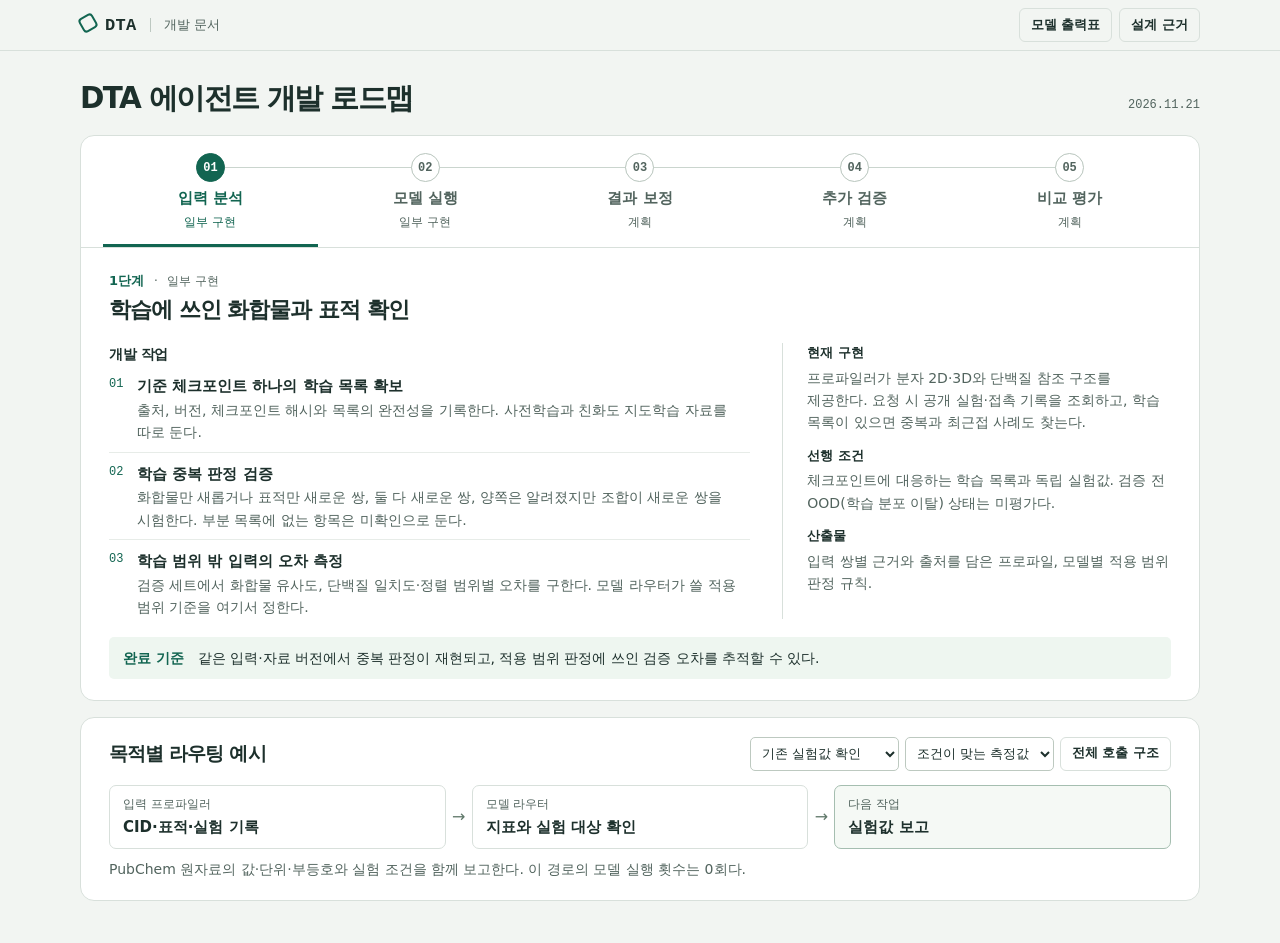
<file: docs/development-roadmap.html>
<!doctype html>
<html lang="ko">
<head>
  <meta charset="utf-8">
  <meta name="viewport" content="width=device-width, initial-scale=1">
  <meta name="color-scheme" content="light">
  <title>DTA 에이전트 개발 로드맵</title>
  <style>
    :root {
      --ink: #1d302c; --muted: #52645e; --accent: #126551; --line: #d8e0db;
      --frame: #f2f5f2; --wash: #eef6f0; --paper: #fff;
      --mono: "IBM Plex Mono", Consolas, ui-monospace, monospace;
      font: 16px/1.58 "Malgun Gothic", "Apple SD Gothic Neo", system-ui, sans-serif;
      color: var(--ink); background: var(--frame); word-break: keep-all; font-variant-numeric: tabular-nums;
    }
    * { box-sizing: border-box; }
    body { margin: 0; }
    h1, h2, h3, p, ol, dl, dd { margin: 0; }
    button, select { font: inherit; color: inherit; }
    button, select, a { -webkit-tap-highlight-color: transparent; }
    button, select { cursor: pointer; }
    a { color: var(--accent); text-underline-offset: 3px; }
    :focus-visible { outline: 3px solid var(--accent); outline-offset: 3px; }
    [hidden] { display: none !important; }
    .wrap { width: min(1120px, calc(100% - 64px)); margin-inline: auto; }
    .bar { border-bottom: 1px solid var(--line); }
    .bar-inner, .brand, .tools, .title-row, .section-head, .phase-meta, .dialog-head {
      display: flex; align-items: center;
    }
    .bar-inner, .title-row, .section-head, .dialog-head { justify-content: space-between; gap: 16px; }
    .bar-inner { min-height: 50px; }
    .brand { gap: 13px; font-size: 13px; color: var(--muted); }
    .brand b { color: var(--ink); font: bold 17px var(--mono); letter-spacing: .02em; }
    .brand b::before {
      content: ""; display: inline-block; width: 12px; height: 12px; transform: rotate(-30deg);
      border: 2px solid var(--accent); border-radius: 4px; margin-right: 9px; vertical-align: -1px;
    }
    .brand .divider { width: 1px; height: 14px; background: #bdc8c1; }
    .tools { gap: 7px; }
    .control {
      display: inline-flex; align-items: center; justify-content: center; gap: 7px;
      background: transparent; border: 1px solid var(--line); border-radius: 6px;
      padding: 5px 11px; min-height: 34px; font-size: 13px; font-weight: 600;
    }
    .control:hover, select:hover { background: #e9efea; border-color: #afbeb5; }
    main { padding-block: 28px 42px; }
    .title-row { align-items: baseline; margin-bottom: 18px; }
    h1 { font-size: clamp(24px, 2.3vw, 32px); letter-spacing: -.055em; line-height: 1.3; }
    .date { flex: none; color: var(--muted); font: 12px var(--mono); }
    .sheet { border: 1px solid var(--line); background: var(--paper); border-radius: 14px; }
    .phases {
      display: grid; grid-template-columns: repeat(5, minmax(0, 1fr)); position: relative;
      border-bottom: 1px solid var(--line); padding: 0 22px; isolation: isolate;
    }
    .phases::before {
      content: ""; position: absolute; z-index: -1; top: 31px;
      left: calc(10% + 18px); right: calc(10% + 18px); border-top: 1px solid #cad5ce;
    }
    .phase-link {
      display: grid; justify-items: center; align-content: start; gap: 3px; min-width: 0;
      padding: 17px 2px 12px; text-decoration: none; color: var(--muted);
      border-bottom: 3px solid transparent; transition: color .15s, border-color .15s;
    }
    .phase-link:hover { color: var(--accent); }
    .step-no {
      display: grid; place-items: center; width: 29px; height: 29px; background: white;
      border: 1px solid #b8c5bd; border-radius: 50%; font: 600 12px var(--mono); margin-bottom: 2px;
    }
    .phase-link b { font-size: 15px; line-height: 1.5; }
    .phase-link small { font-size: 12px; }
    .phase-link[aria-current="step"] { color: var(--accent); border-bottom-color: var(--accent); }
    .phase-link[aria-current="step"] .step-no { color: white; background: var(--accent); border-color: var(--accent); }
    .phase-detail { padding: 23px 28px 21px; }
    .phase-meta { gap: 10px; margin-bottom: 4px; color: var(--muted); font-size: 12px; }
    .phase-id { font-size: 13px; font-weight: 700; color: var(--accent); }
    .phase-meta .status::before { content: "·"; padding-right: 9px; }
    h2 { font-size: 22px; line-height: 1.4; letter-spacing: -.045em; }
    .phase-grid { display: grid; grid-template-columns: minmax(0, 1.65fr) minmax(0, 1fr); gap: 32px; margin-top: 17px; }
    h3 { font-size: 14px; letter-spacing: -.025em; }
    .tasks { list-style: none; padding: 0; counter-reset: task; }
    .tasks li {
      display: grid; grid-template-columns: 20px 1fr; gap: 8px; counter-increment: task;
      padding: 8px 0; border-bottom: 1px solid #e7ece8;
    }
    .tasks li:last-child { border: 0; padding-bottom: 0; }
    .tasks li::before { content: counter(task, decimal-leading-zero); color: var(--accent); font: 12px/1.9 var(--mono); }
    .tasks b { font-size: 15px; }
    .tasks p, .facts dd { font-size: 14px; line-height: 1.6; color: var(--muted); }
    .facts { border-left: 1px solid var(--line); padding-left: 24px; }
    .facts dt { font-size: 13px; font-weight: 700; margin-bottom: 3px; }
    .facts dd + dt { margin-top: 12px; }
    .criterion {
      margin-top: 18px; display: grid; grid-template-columns: auto 1fr; align-items: baseline; gap: 14px;
      padding: 10px 14px; border-radius: 5px; background: var(--wash); font-size: 14px;
    }
    .criterion b { color: var(--accent); white-space: nowrap; }
    .route-sheet { margin-top: 16px; padding: 19px 28px 20px; }
    .route-sheet h2, dialog h2 { font-size: 19px; }
    .section-head { flex-wrap: wrap; }
    .selectors { display: flex; flex-wrap: wrap; gap: 6px; }
    select { padding: 5px 7px; min-height: 34px; max-width: 100%; background: white; border: 1px solid #bdc9c0; border-radius: 5px; font-size: 13px; }
    .route {
      display: grid; grid-template-columns: 1fr 26px 1fr 26px 1fr; align-items: stretch;
      margin-top: 14px; list-style: none; padding: 0;
    }
    .node { border: 1px solid var(--line); border-radius: 7px; padding: 9px 13px; }
    .node:last-child { border-color: #a5beb0; background: #f5f9f5; }
    .node small { display: block; color: var(--muted); font-size: 12px; }
    .node b { font-size: 15px; }
    .arrow { align-self: center; text-align: center; color: #61796b; }
    .route-note { color: var(--muted); font-size: 14px; margin-top: 9px; }
    dialog {
      color: var(--ink); border: 1px solid var(--line); border-radius: 12px; background: white;
      padding: 0; width: min(600px, calc(100% - 32px)); max-height: 85dvh;
    }
    dialog::backdrop { background: rgb(20 36 29 / .4); }
    .dialog-head { padding: 16px 20px; border-bottom: 1px solid var(--line); }
    .dialog-body { padding: 4px 20px 19px; }
    .dialog-body dt { font-size: 15px; font-weight: 700; margin-top: 12px; }
    .dialog-body dd { margin-top: 3px; font-size: 14px; color: var(--muted); overflow-wrap: anywhere; }
    .calls { margin: 9px 20px 19px; padding-left: 24px; }
    .calls li { padding: 8px 2px; border-bottom: 1px solid var(--line); font-size: 14px; }
    .calls li:last-child { border: 0; }
    .calls li::marker { color: var(--accent); font-variant-numeric: tabular-nums; }
    .calls p { color: var(--muted); margin-top: 2px; }
    code { font-family: var(--mono); font-size: .93em; overflow-wrap: anywhere; }
    .print-only { display: none; }
    @media (prefers-reduced-motion: no-preference) {
      .enter { animation: enter .18s ease-out; }
      @keyframes enter { from { opacity: .65; transform: translateY(3px); } to { opacity: 1; transform: none; } }
    }
    @media (max-width: 800px) {
      .wrap { width: calc(100% - 32px); }
      .phase-detail, .route-sheet { padding-inline: 18px; }
      .phase-grid { gap: 20px; grid-template-columns: 1.35fr 1fr; }
      .facts { padding-left: 16px; }
    }
    @media (max-width: 620px) {
      .wrap { width: calc(100% - 32px); }
      main { padding-block: 18px 24px; }
      .bar-inner, .title-row { gap: 6px; }
      .brand { gap: 7px; }
      .tools { gap: 4px; }
      .control { padding-inline: 7px; }
      .title-row { flex-wrap: wrap; margin-bottom: 13px; }
      .phases { padding-inline: 4px; }
      .phases::before { top: 24px; left: 10%; right: 10%; }
      .phase-link { padding-block: 10px 8px; }
      .phase-link b { font-size: 13px; }
      .phase-link small { font-size: 11px; }
      .phase-detail, .route-sheet { padding: 16px 13px; }
      h2 { font-size: 20px; }
      .phase-grid { grid-template-columns: 1fr; gap: 14px; margin-top: 12px; }
      .facts { display: grid; grid-template-columns: 62px 1fr; align-items: baseline; gap: 5px; padding: 10px 0 0; border: 0; border-top: 1px solid var(--line); }
      .facts dt, .facts dd + dt { margin: 0; }
      .criterion { margin-top: 12px; gap: 8px; padding: 8px; }
      .section-head { gap: 8px; }
      .route { grid-template-columns: 1fr; margin-top: 10px; }
      .node { display: grid; grid-template-columns: 86px 1fr; align-items: baseline; gap: 4px; padding: 6px 10px; }
      .arrow { line-height: 17px; transform: rotate(90deg); justify-self: center; }
    }
    @media print {
      :root { background: white; font-size: 11pt; }
      .wrap { width: 100%; }
      main { padding: 0; }
      .bar, .tools, .phases, .route-sheet, .interactive, dialog { display: none !important; }
      .print-only { display: block; }
      .sheet { border: 0; }
      .phase-detail { break-inside: avoid; border-top: 1px solid #999; padding: 12px 0; }
      .phase-grid { display: grid; grid-template-columns: 1.4fr 1fr; gap: 16px; }
      .facts { display: block; border: 0; }
      .criterion { padding: 5px 0; }
      .print-route { break-inside: avoid; margin-top: 12px; }
    }
  </style>
</head>
<body>
  <header class="bar">
    <div class="wrap bar-inner">
      <div class="brand"><b>DTA</b><span class="divider"></span><span>개발 문서</span></div>
      <div class="tools">
        <button class="control" type="button" data-dialog="scales">모델 출력표</button>
        <button class="control" type="button" data-dialog="sources">설계 근거</button>
      </div>
    </div>
  </header>
  <main class="wrap">
    <div class="title-row"><h1>DTA 에이전트 개발 로드맵</h1><time class="date" datetime="2026-11-21">2026.11.21</time></div>
    <noscript>단계별 작업과 라우팅 예시를 보려면 브라우저에서 JavaScript를 켜세요.</noscript>
    <section class="sheet" aria-label="단계별 개발 계획">
      <nav class="phases" aria-label="개발 단계"></nav>
      <div class="interactive" id="detail" aria-live="polite"></div>
      <div class="print-only" id="print-phases"></div>
    </section>
    <section class="sheet route-sheet" aria-labelledby="route-title">
      <div class="section-head">
        <h2 id="route-title">목적별 라우팅 예시</h2>
        <div class="selectors">
          <select id="purpose" aria-label="조회 또는 예측 목적"></select>
          <select id="condition" aria-label="입력 프로파일의 근거 상태"></select>
          <button type="button" class="control" data-dialog="architecture">전체 호출 구조</button>
        </div>
      </div>
      <div id="route-result" aria-live="polite"></div>
    </section>
    <section class="print-only" id="print-routes" aria-label="목적별 라우팅 예시"></section>
  </main>
  <dialog id="architecture" aria-labelledby="architecture-title">
    <div class="dialog-head"><h2 id="architecture-title">목표 아키텍처의 호출 구조</h2><button class="control" type="button" data-close>닫기</button></div>
    <ol class="calls">
      <li><b>오케스트레이터 → 입력 프로파일러</b><p>SMILES와 단백질 서열을 식별한다. 실험·구조 조회를 요청한 경우 프로파일러가 공개 DB에서 근거를 가져온다.</p></li>
      <li><b>오케스트레이터 → 모델 라우터</b><p>프로파일과 요청 목적을 넘긴다. 라우터는 적용 가능성과 예산을 평가한다. 실험 근거로 답할 수 있는 요청은 여기서 보고한다.</p></li>
      <li><b>실행기 → 선택된 모델의 작업자</b><p>모델마다 같은 입력 쌍을 전달한다. 결과 수집기는 성공한 출력과 개별 실패를 모은다. 병렬 실행은 설계안이며 현재 다중 모델 실행은 순차 방식이다.</p></li>
      <li><b>오케스트레이터 → 출력 정리·신뢰성 평가</b><p>측정 지표가 같은 결과끼리 비교하고, 예상 오차 범위를 벗어난 충돌을 찾는다.</p></li>
      <li><b>충돌 또는 근거 부족 → 검증 계획 에이전트 → 검증 도구</b><p>추가 검사가 필요할 때만 호출한다. 에이전트가 예산 안에서 확인할 항목을 고르고 결과를 오케스트레이터에 돌려준다.</p></li>
      <li><b>오케스트레이터 → 결합·보정·보고</b><p>고정된 정책으로 비교 가능한 예측을 결합한다. 예측구간과 판단 근거를 보고하거나 보류 사유를 남긴다.</p></li>
    </ol>
  </dialog>
  <dialog id="scales" aria-labelledby="scales-title">
    <div class="dialog-head"><h2 id="scales-title">모델 출력표</h2><button class="control" type="button" data-close>닫기</button></div>
    <dl class="dialog-body">
      <dt>DeepPurpose CNN · MPNN</dt>
      <dd><code>upstream_log_affinity</code>는 배포된 체크포인트가 반환하는 원시 로그 점수다. 어떤 실험 지표를 학습했는지 확인되지 않아 농도 단위로 환산할 수 없다. 현재 라우터는 후보 순위 탐색에 사용한다.</dd>
      <dt>ConPLex</dt>
      <dd>화합물과 단백질을 각각 벡터로 표현한 뒤 코사인 유사도로 상호작용 점수를 계산한다. 결합 확률로 읽으려면 별도의 보정이 필요하다.</dd>
      <dt>Boltz-2</dt>
      <dd>IC50 예측값은 µM 단위 농도의 상용로그다. 값이 낮을수록 예측 IC50이 낮다. 결합 가능성 점수와 복합체 좌표(CIF)는 각각 별도 출력이다. 구조 신뢰도는 좌표에 대한 지표다.</dd>
      <dt>실험값과 비교할 때</dt>
      <dd>같은 표적·측정 지표·단위·척도를 맞추고 실험 조건과 부등호를 확인한다. IC50은 주어진 실험 조건에서 50% 억제에 필요한 농도이고, Kd는 결합 평형의 해리 상수다.</dd>
    </dl>
  </dialog>
  <dialog id="sources" aria-labelledby="sources-title">
    <div class="dialog-head"><h2 id="sources-title">설계 근거</h2><button class="control" type="button" data-close>닫기</button></div>
    <dl class="dialog-body">
      <dt>개발 순서와 역할 분담</dt>
      <dd>로컬 원문 <cite>ChatGPT-DTA 에이전트 구조 비교-20261120-2139.md</cite>의 ‘실제 개발 순서’, ‘온라인 예측과 오프라인 연구’, ‘에이전트 수 자체를 연구 대상으로 만들어 보자’.</dd>
      <dt>구현 기준</dt>
      <dd>저장소 버전 <code>bd04db6</code> 기준. <a data-file="docs/input-profiler.md">입력 프로파일 명세</a> · <a data-file="dti_tool/router.py">라우터 분기 조건</a> · <a data-file="dti_tool/models.py">모델별 출력 정의</a></dd>
    </dl>
  </dialog>
  <template id="phase-template">
    <article class="phase-detail">
      <div class="phase-meta"><span class="phase-id"></span><span class="status"></span></div>
      <h2></h2>
      <div class="phase-grid">
        <div><h3>개발 작업</h3><ol class="tasks"></ol></div>
        <dl class="facts"><dt>현재 구현</dt><dd></dd><dt>선행 조건</dt><dd></dd><dt>산출물</dt><dd></dd></dl>
      </div>
      <p class="criterion"><b>완료 기준</b><span></span></p>
    </article>
  </template>
  <script>
  'use strict';
  const phases = [
    {
      label: '입력 분석', status: '일부 구현', title: '학습에 쓰인 화합물과 표적 확인',
      tasks: [
        ['기준 체크포인트 하나의 학습 목록 확보', '출처, 버전, 체크포인트 해시와 목록의 완전성을 기록한다. 사전학습과 친화도 지도학습 자료를 따로 둔다.'],
        ['학습 중복 판정 검증', '화합물만 새롭거나 표적만 새로운 쌍, 둘 다 새로운 쌍, 양쪽은 알려졌지만 조합이 새로운 쌍을 시험한다. 부분 목록에 없는 항목은 미확인으로 둔다.'],
        ['학습 범위 밖 입력의 오차 측정', '검증 세트에서 화합물 유사도, 단백질 일치도·정렬 범위별 오차를 구한다. 모델 라우터가 쓸 적용 범위 기준을 여기서 정한다.']
      ],
      current: '프로파일러가 분자 2D·3D와 단백질 참조 구조를 제공한다. 요청 시 공개 실험·접촉 기록을 조회하고, 학습 목록이 있으면 중복과 최근접 사례도 찾는다.',
      needs: '체크포인트에 대응하는 학습 목록과 독립 실험값. 검증 전 OOD(학습 분포 이탈) 상태는 미평가다.',
      output: '입력 쌍별 근거와 출처를 담은 프로파일, 모델별 적용 범위 판정 규칙.',
      gate: '같은 입력·자료 버전에서 중복 판정이 재현되고, 적용 범위 판정에 쓰인 검증 오차를 추적할 수 있다.'
    },
    {
      label: '모델 실행', status: '일부 구현', title: '같은 입력의 모델 출력을 비교 가능한 그룹으로 묶기',
      tasks: [
        ['라우터에 적용 범위 규칙 연결', '프로파일의 관측값, 요청 목적, 체크포인트 준비 상태와 시간 예산으로 실행 모델을 고르고 제외 사유를 남긴다.'],
        ['모델별 성공과 실패 수집', '각 어댑터에서 원본 값, 가중치 버전, 실행 시간, 오류와 구조 파일을 수집한다. 일부 모델이 실패해도 성공한 결과는 보존한다.'],
        ['출력 정리 모듈(Output Harmonizer) 작성', '측정 지표·단위·로그 방향을 확인한 값끼리 묶는다. 실험값의 부등호, 변환 전 값, 비교에서 제외한 이유를 함께 저장한다.']
      ],
      current: '규칙 기반 라우터와 네 모델의 실행 경로가 있다. 여러 모델을 지정하면 순서대로 실행하고 개별 결과를 보관한다.',
      needs: '모델별 출력 정의와 1단계 프로파일. 단위 변환·비교 규칙은 적용 범위 검증과 병행해 개발할 수 있다.',
      output: '선택·제외 사유, 모델별 원본 결과, 측정 지표별 비교 그룹.',
      gate: 'CNN 원시 점수, ConPLex 상호작용 점수, Boltz-2의 IC50 예측을 각각 추적하고, 단위가 호환되는 값만 같은 척도로 변환한다.'
    },
    {
      label: '결과 보정', status: '계획', title: '실험 오차로 예측구간과 보고 보류 기준 정하기',
      tasks: [
        ['실험 데이터를 용도별로 분리', '학습·검증·보정·최종 평가 세트를 고정한다. 평가용 정답이 입력 프로파일의 공개 실험 기록을 통해 노출되는지도 검사한다.'],
        ['단일 모델과 결합 모델 비교', '동일 지표를 예측하는 모델부터 비교한다. 결합에 쓸 모델이 하나뿐이면 단일 모델 기준선을 평가한다.'],
        ['예측구간 보정과 기권 정책 평가', '별도 보정 세트로 구간을 만들고 최종 평가에서 실험값 포함률과 구간 폭을 측정한다. 보고할 입력 비율에 따라 오차가 어떻게 달라지는지도 기록한다.']
      ],
      current: '모델 결과에는 미보정 상태가 기록된다. 실험값으로 검증한 통합 예측과 예측구간은 개발 대상이다.',
      needs: '2단계의 비교 가능 그룹, 조건을 확인한 실험 정답, 누출 점검을 마친 데이터 분할.',
      output: '버전을 고정한 결합·보정 모델, 예측구간, 보고 또는 보류 결정과 사유.',
      gate: '손대지 않은 평가 세트에서 단일 모델 대비 오차, 구간 포함률·폭, 보고율별 오차를 같은 조건으로 다시 계산할 수 있다.'
    },
    {
      label: '추가 검증', status: '계획', title: '예측이 충돌할 때 실행할 검증 선택',
      tasks: [
        ['검증을 시작할 조건 정의', '비교 가능한 예측끼리 충돌하는지, 입력이 학습 범위를 벗어나는지, 근거가 부족한지 구분한다.'],
        ['원인에 맞는 도구 호출', '오케스트레이터가 검증 계획 에이전트에 근거와 남은 예산을 넘긴다. 에이전트는 실험 조건 재확인이나 구조 검사 등 허용된 작업을 선택한다.'],
        ['종료와 재보정', '호출 횟수·시간 한도에 도달하면 종료 사유를 기록한다. 검증 뒤 최종 예측을 내는 전체 정책을 고정해 다시 보정·평가한다.']
      ],
      current: '실험·구조 조회와 실행 로그가 있다. 충돌을 진단하고 후속 도구를 선택하는 에이전트는 계획 단계다.',
      needs: '2단계의 비교 그룹과 3단계의 오차 기준, 사용 가능한 도구 목록과 예산.',
      output: '검증을 요청한 주체, 호출한 도구, 추가 근거, 재판정 또는 보고 보류 사유.',
      gate: '충돌 입력에서 선택한 도구와 근거가 연결된다. 예산 소진 또는 근거 부족 사례도 종료되며 판단 경로를 다시 확인할 수 있다.'
    },
    {
      label: '비교 평가', status: '계획', title: '에이전트를 추가했을 때의 이득과 비용 측정',
      tasks: [
        ['비교할 실행 구성 고정', 'A0 고정 파이프라인, A1 오케스트레이터, A2 오케스트레이터와 검증 에이전트를 비교한다. 전문 에이전트를 더 나눈 A3는 확장 실험으로 둔다.'],
        ['새로운 입력에서 일반화 측정', '새 화합물, 새 표적, 둘 다 새로운 쌍, 새 화학 골격을 기준으로 분할한다. 같은 입력·모델·도구·예산을 각 구성에 적용한다.'],
        ['판단 품질과 계산 비용 집계', '최종 오차와 예측구간에 더해 부적절한 모델 선택, 놓친 검증, 불필요한 호출을 평가한다. 실행 시간, GPU 사용량, 토큰, 실패율도 기록한다.']
      ],
      current: '실행별 결과와 로그를 보관한다. 동일한 평가 세트에 대한 아키텍처 간 비교 결과는 아직 없다.',
      needs: '버전이 고정된 실행 정책, 최종 평가 세트, 사람이 판단 근거를 검토한 실행 기록.',
      output: '분할별 정확도·신뢰성·비용 비교표와 잘못된 도구 선택을 재현할 수 있는 사례.',
      gate: '같은 입력에서 고정 절차 대비 오차 및 비용 차이를 계산하고, 실패한 사례가 모델 예측과 도구 선택 중 어느 쪽에서 발생했는지 추적할 수 있다.'
    }
  ];
  // Each branch is a documented router outcome for the stated observation.
  const routes = [
    { purpose: '기존 실험값 확인', branches: [
      ['조건이 맞는 측정값', 'CID·표적·실험 기록', '지표와 실험 대상 확인', '실험값 보고', 'PubChem 원자료의 값·단위·부등호와 실험 조건을 함께 보고한다. 이 경로의 모델 실행 횟수는 0회다.'],
      ['관련 기록만 있음', '표적 관련 실험 기록', '측정 조건 확인 필요', '원자료 검토', '측정 지표나 생물종을 확인하기 어려운 행은 검토 대상으로 남긴다.'],
      ['공개 DB 미조회', '실험 기록 미조회', '조회 필요', 'PubChem 조회 제안', '공개 DB 조회를 요청하면 입력 프로파일러가 결과를 저장한다. 갱신된 프로파일로 다시 라우팅한다.'],
      ['조회 결과 없음', '요청 지표 기록 없음', '근거 부족', '조회 범위 보고', '조회한 자료에서 확인한 범위와 상태를 남긴다.']
    ]},
    { purpose: '결합 자세 확인', branches: [
      ['동일 리간드 접촉 있음', '표적 사슬·리간드 접촉', '실험 구조 우선', 'PDB 좌표 검토', '리간드와 접촉한 사슬을 찾은 뒤, 실험 구성체의 변이와 관측 범위를 확인한다.'],
      ['접촉 없음 · 실행 가능', '구조 조회 완료', '구조 예측 선택', 'Boltz-2 실행 제안', '동일 리간드의 접촉 기록을 찾지 못했고 입력·가중치·예산 조건을 충족하면, 예측 복합체를 생성할 수 있다.'],
      ['구조 미조회', '구조 기록 미조회', '조회 필요', '실험 구조 조회 제안', '프로파일러가 리간드 식별자와 표적 사슬의 접촉 기록을 대조한 뒤 경로를 다시 정한다.']
    ]},
    { purpose: '후보 순위 탐색', branches: [
      ['실행 조건 충족', '분자·서열 입력 검사', '경고 수와 시간 상한 비교', 'CNN 또는 MPNN 선택', '조건을 충족한 DeepPurpose 모델 하나를 선택한다. 같은 모델에서 계산한 원시 점수로 후보를 정렬한다.'],
      ['적격 모델 없음', '입력·가중치·예산 확인', '후보 제외', '제외 사유 보고', '준비된 모델 중 요청 목적과 입력·시간 조건을 모두 만족하는 후보가 없으면 실행을 멈춘다.']
    ]},
    { purpose: '상호작용 점수 예측', branches: [
      ['실행 조건 충족', '분자·서열 입력 검사', '상호작용 지표 선택', 'ConPLex 실행 제안', '화합물과 단백질 표현의 코사인 유사도를 반환한다.']
    ]},
    { purpose: 'IC50 예측', branches: [
      ['실행 조건 충족', '분자·서열 입력 검사', 'IC50 출력 모델 선택', 'Boltz-2 실행 제안', '예측 농도의 로그값을 모델 출력으로 보관한다. 기존 실험값 조회는 별도 목적이다.']
    ]}
  ];

  const find = (selector) => document.querySelector(selector);
  function element(tag, content, className) {
    const node = document.createElement(tag);
    if (content !== undefined) node.textContent = content;
    if (className) node.className = className;
    return node;
  }
  const number = (index) => String(index + 1).padStart(2, '0');
  function phaseArticle(phase, index) {
    const article = find('#phase-template').content.firstElementChild.cloneNode(true);
    article.querySelector('.phase-id').textContent = (index + 1) + '단계';
    article.querySelector('.status').textContent = phase.status;
    article.querySelector('h2').textContent = phase.title;
    const tasks = article.querySelector('.tasks');
    for (const [title, explanation] of phase.tasks) {
      const item = element('li');
      const text = element('div');
      text.append(element('b', title), element('p', explanation));
      item.append(text);
      tasks.append(item);
    }
    const facts = article.querySelectorAll('dd');
    [phase.current, phase.needs, phase.output].forEach((value, i) => { facts[i].textContent = value; });
    article.querySelector('.criterion span').textContent = phase.gate;
    return article;
  }
  const phaseLinks = phases.map((phase, i) => {
    const link = element('a', undefined, 'phase-link');
    link.href = '#phase-' + (i + 1);
    link.setAttribute('aria-controls', 'detail');
    link.append(element('span', number(i), 'step-no'), element('b', phase.label), element('small', phase.status));
    find('.phases').append(link);
    find('#print-phases').append(phaseArticle(phase, i));
    return link;
  });
  function selectPhase() {
    const index = Math.max(0, phaseLinks.findIndex(link => link.hash === location.hash));
    phaseLinks.forEach((link, i) => {
      if (index === i) link.setAttribute('aria-current', 'step');
      else link.removeAttribute('aria-current');
    });
    const article = phaseArticle(phases[index], index);
    article.classList.add('enter');
    find('#detail').replaceChildren(article);
  }
  window.addEventListener('hashchange', selectPhase);
  selectPhase();

  const purpose = find('#purpose');
  const condition = find('#condition');
  function drawRoute() {
    const [, observation, decision, outcome, explanation] = routes[purpose.selectedIndex].branches[condition.selectedIndex];
    const graph = element('ol', undefined, 'route');
    for (const [label, value] of [['입력 프로파일러', observation], ['모델 라우터', decision], ['다음 작업', outcome]]) {
      if (graph.children.length) {
        const arrow = element('li', '→', 'arrow');
        arrow.setAttribute('aria-hidden', 'true');
        graph.append(arrow);
      }
      const node = element('li', undefined, 'node');
      node.append(element('small', label), element('b', value));
      graph.append(node);
    }
    find('#route-result').replaceChildren(graph, element('p', explanation, 'route-note'));
  }
  function selectPurpose() {
    const branches = routes[purpose.selectedIndex].branches;
    condition.replaceChildren(...branches.map(([label]) => new Option(label)));
    condition.hidden = branches.length === 1;
    drawRoute();
  }
  routes.forEach(route => purpose.add(new Option(route.purpose)));
  purpose.addEventListener('change', selectPurpose);
  condition.addEventListener('change', drawRoute);
  selectPurpose();
  const printRoutes = find('#print-routes');
  printRoutes.append(element('h2', '목적별 라우팅 예시'));
  for (const route of routes) {
    const group = element('div', undefined, 'print-route');
    group.append(element('h3', route.purpose));
    for (const [label, , , outcome] of route.branches) group.append(element('p', label + ' → ' + outcome));
    printRoutes.append(group);
  }
  for (const link of document.querySelectorAll('[data-file]')) {
    link.href = 'https://github.com/tae-yeop/dta-practice/blob/bd04db6f5b6156370d7aa39505eae9ae824cf8b4/' + link.dataset.file;
  }
  for (const button of document.querySelectorAll('[data-dialog]')) {
    const dialog = document.getElementById(button.dataset.dialog);
    button.addEventListener('click', () => dialog.showModal());
    dialog.querySelector('[data-close]').addEventListener('click', () => dialog.close());
    dialog.addEventListener('click', (event) => {
      if (event.target !== dialog) return;
      const rect = dialog.getBoundingClientRect();
      if (event.clientX < rect.left || event.clientX > rect.right || event.clientY < rect.top || event.clientY > rect.bottom) dialog.close();
    });
  }
  </script>
</body>
</html>
</file>
